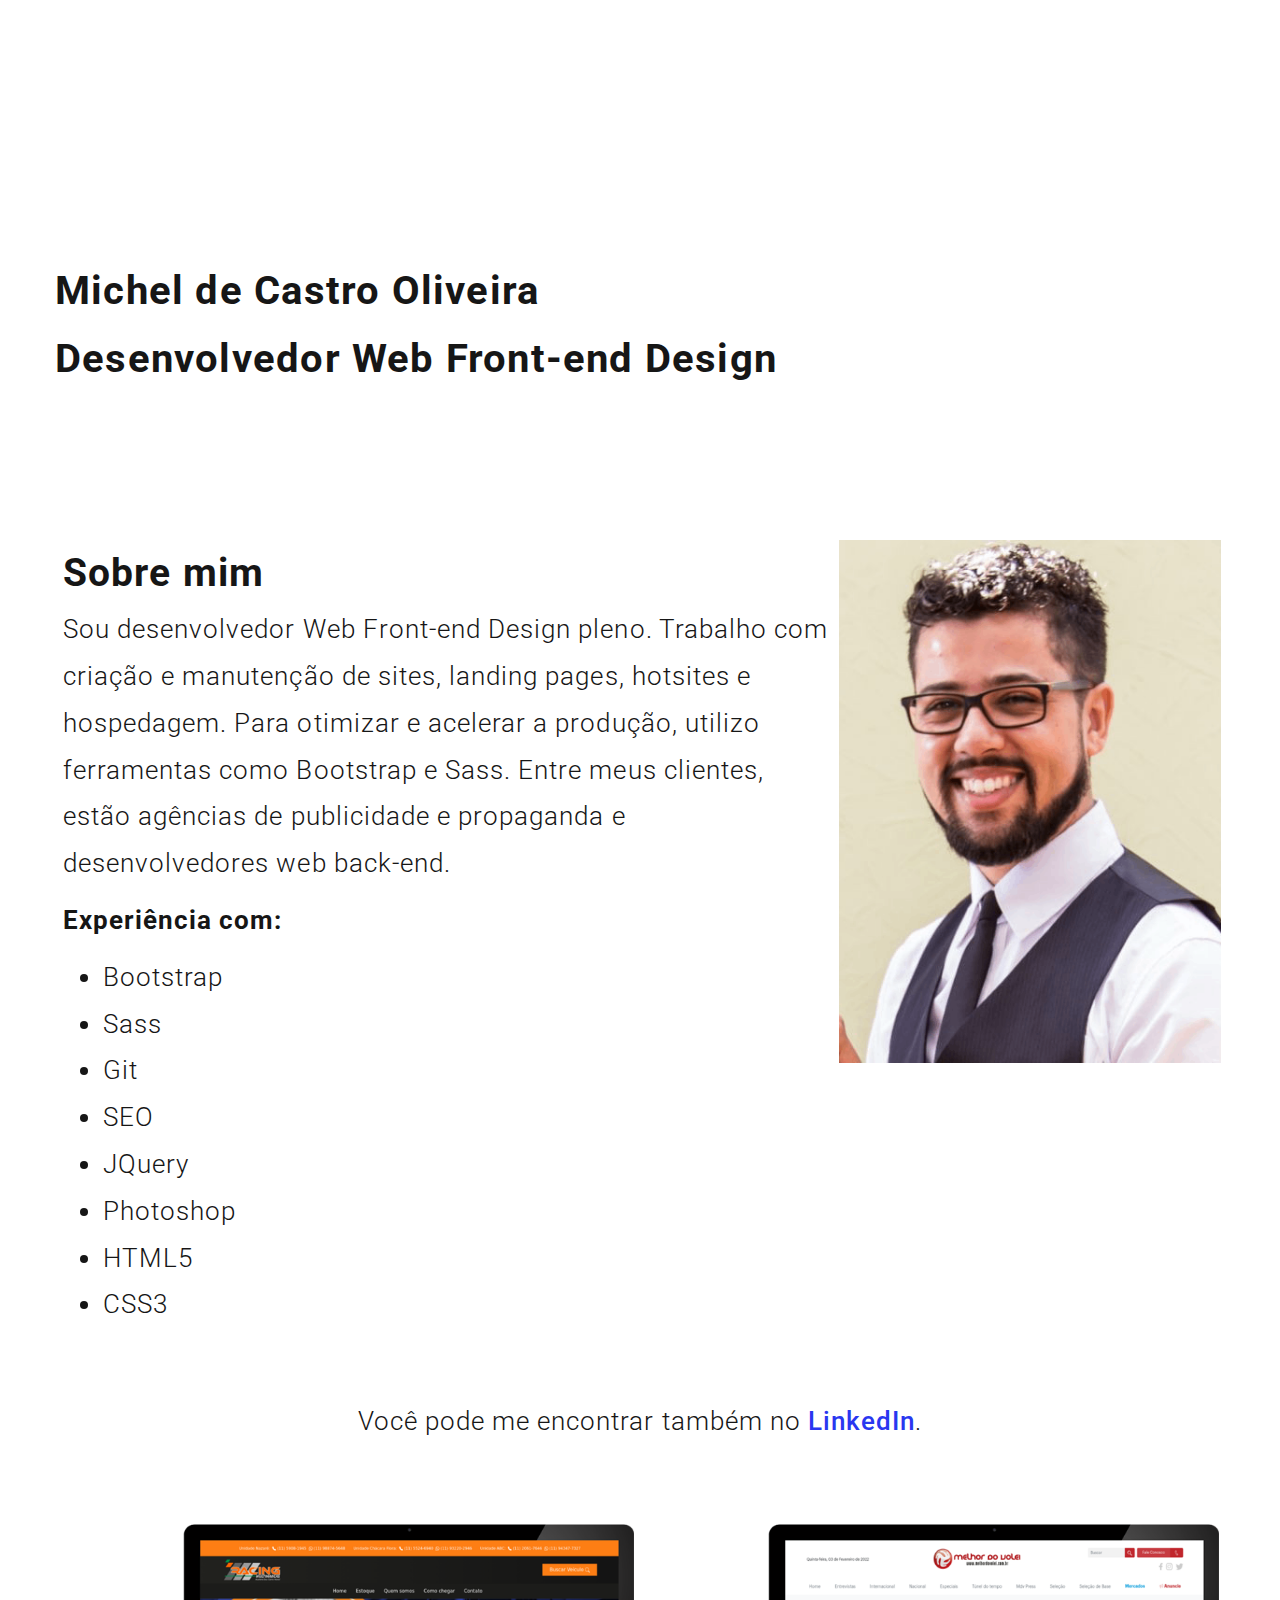
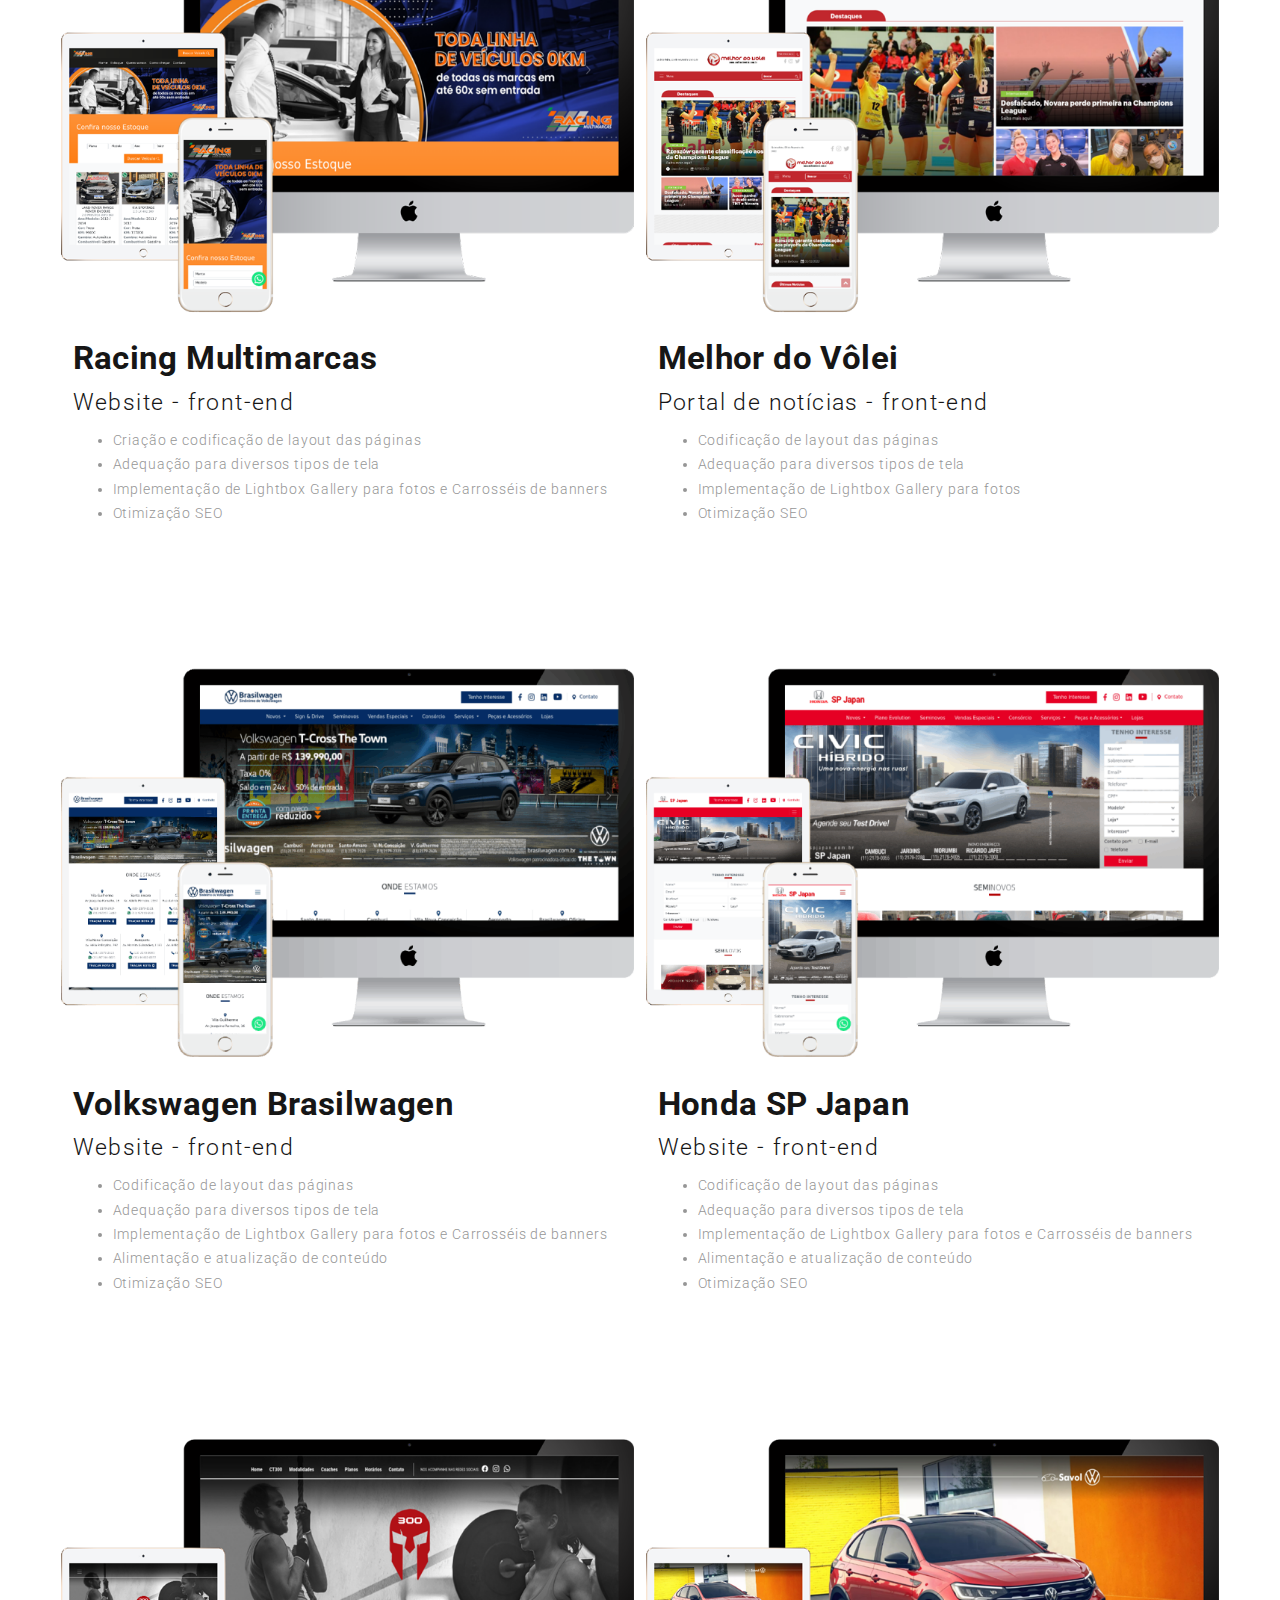
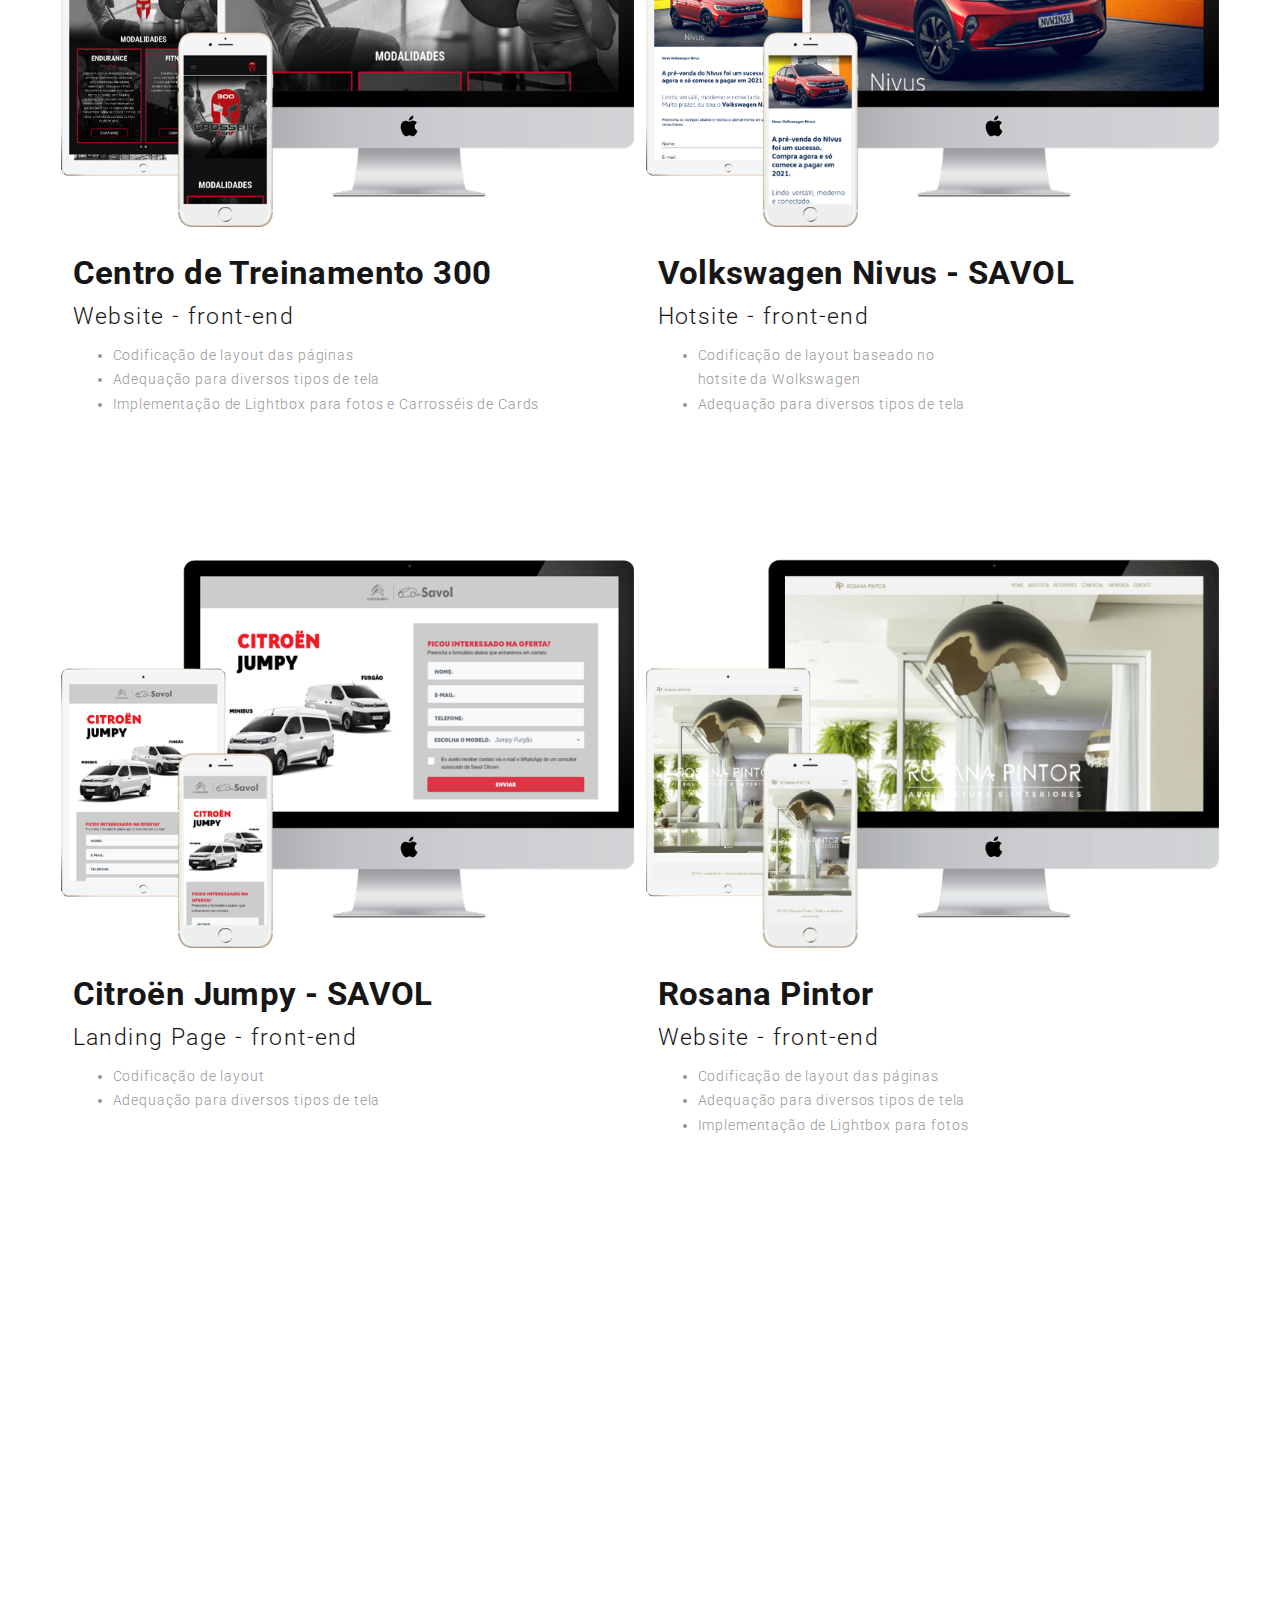
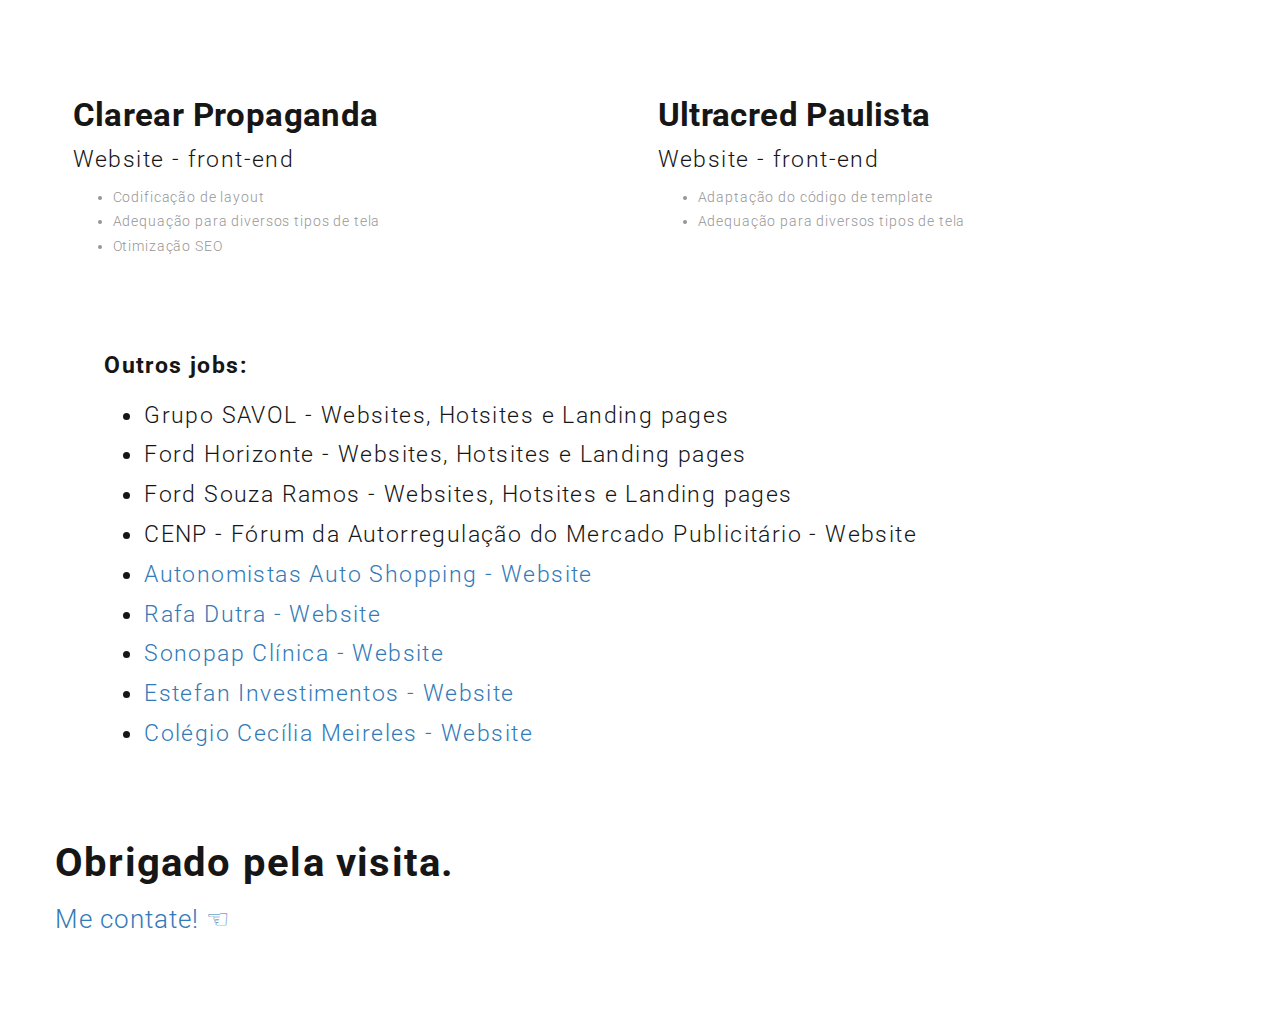
<file: index.html>
<!DOCTYPE html>
<html lang="pt-br">

<head>

    <meta charset="utf-8" />
    <meta name="viewport" content="width=device-width, initial-scale=1">
    <meta name="description" content="Desenvolvedor Web Front-end Design" />

    <link href="css/bootstrap.min.css" rel="stylesheet" type="text/css" />
    <link href="css/style.min.css" rel="stylesheet" type="text/css" />
    <link href="img/favicon.png" rel="shortcut icon" />
    <link href="https://fonts.googleapis.com/css?family=Roboto:300,400,700,900" rel="stylesheet">

    <script src="js/modernizr.js"></script>

    <title>Michel de Castro Oliveira | Desenvolvedor Web Front-end Design</title>

</head>

<body>
    <header>

        <div class="container">
            <div class="row">
                <div class="col-md-12">
                    <div class="hero-bg">
                        <h1 class="fade-anime-top">Michel de Castro Oliveira</h1>
                        <p class="h1 fade-anime-top">Desenvolvedor Web Front-end Design</p>
                        <!-- <h2 class="fade-anime-bottom"></h2> -->
                    </div>
                </div>
            </div>
        </div>
    </header>

    <main>
        <div class="container">
            <div class="row">
                <div class="col-md-6 col-lg-8">
                    <div class="lg-col-bg">
                        <div class="lg-col-ttl2">Sobre mim</div>
                        <div class="lg-col-wrt">
                            <p>Sou desenvolvedor Web Front-end Design pleno. Trabalho com criação e manutenção de
                                sites, landing pages, hotsites e hospedagem. Para otimizar e acelerar a produção,
                                utilizo ferramentas como Bootstrap e Sass. Entre meus clientes, estão agências
                                de publicidade e propaganda e desenvolvedores web back-end.</p>

                            <p><b>Experiência com:</b>
                                <ul>
                                    <li>Bootstrap</li>
                                    <li>Sass</li>
                                    <li>Git</li>
                                    <li>SEO</li>
                                    <li>JQuery</li>
                                    <li>Photoshop</li>
                                    <li>HTML5</li>
                                    <li>CSS3</li>
                                </ul>
                            </p>

                        </div>
                    </div>
                </div>

                <div class="col-md-6 col-lg-4">
                    <div class="lg-col-bg2">
                        <img loading="lazy" src="img/michel-de-castro-oliveira-perfil.png" alt="" class="img-lg-col2 center-block" width="396" height="476">
                    </div>
                </div>

            </div>

            <div class="row">
                <div class="col-md-12">
                    <div class="lg-col-bg">
                        <div class="lg-col-wrt2">
                            Você pode me encontrar também no <a target="_blank" class="soc-lnk" href="https://www.linkedin.com/in/michel-de-castro-oliveira/" rel="external noopener noreferrer">LinkedIn</a>.
                        </div>
                    </div>
                </div>
            </div>

            <div class="row">

                <div class="col-md-6">
                    <div class="prjct-bg">
                        <a target="blank" href="https://racingmultimarcas.com.br" rel="external noopener noreferrer">
                            <img loading="lazy" src="img/portfolio/racing/racing-3-devices-white.png" alt="mockup do Website Clarear Propaganda" class="img-prjct-wrk" width="767" height="546"></a>
                        <div class="prjct-wrt-right-wrk"> </div>
                        <div class="shw-cs2">Racing Multimarcas</div>
                        <div class="shw-cs4">Website - front-end</div>
                        <div class="shw-cs">
                            <ul>
                                <li>Criação e codificação de layout das páginas</li>
                                <li>Adequação para diversos tipos de tela</li>
                                <li>Implementação de Lightbox Gallery para fotos e Carrosséis de banners</li>
                                <li>Otimização SEO</li>
                            </ul>
                        </div>
                    </div>
                </div>

                <div class="col-md-6">
                    <div class="prjct-bg">
                        <a target="blank" href="https://melhordovolei.com.br" rel="external noopener noreferrer"><img loading="lazy" src="img/portfolio/melhordovolei/melhordovolei-3-devices.png" alt="mockup do Website Portal Melhor do Vôlei" class="img-prjct-wrk" width="767" height="546"></a>
                        <div class="prjct-wrt-left-wrk"> </div>
                        <div class="shw-cs2">Melhor do Vôlei</div>
                        <div class="shw-cs4">Portal de notícias - front-end</div>
                        <div class="shw-cs">
                            <ul>
                                <li>Codificação de layout das páginas</li>
                                <li>Adequação para diversos tipos de tela</li>
                                <li>Implementação de Lightbox Gallery para fotos</li>
                                <li>Otimização SEO</li>
                            </ul>
                        </div>
                    </div>
                </div>
                <div class="col-md-6">
                    <div class="prjct-bg">
                        <img loading="lazy" src="img/portfolio/HBW/brasilwagen-3-devices-white.png" alt="mockup do Website Honda SP Japan" class="img-prjct-wrk" width="767" height="546">
                        <div class="prjct-wrt-left-wrk"> </div>
                        <div class="shw-cs2">Volkswagen Brasilwagen</div>
                        <div class="shw-cs4">Website - front-end</div>
                        <div class="shw-cs">
                            <ul>
                                <li>Codificação de layout das páginas</li>
                                <li>Adequação para diversos tipos de tela</li>
                                <li>Implementação de Lightbox Gallery para fotos e Carrosséis de banners</li>
                                <li>Alimentação e atualização de conteúdo</li>
                                <li>Otimização SEO</li>
                            </ul>
                        </div>
                    </div>
                </div>
                <div class="col-md-6">
                    <div class="prjct-bg">
                        <img loading="lazy" src="img/portfolio/HBW/spjapan-3-devices-white.png" alt="mockup do Website Honda SP Japan" class="img-prjct-wrk" width="767" height="546">
                        <div class="prjct-wrt-left-wrk"> </div>
                        <div class="shw-cs2">Honda SP Japan</div>
                        <div class="shw-cs4">Website - front-end</div>
                        <div class="shw-cs">
                            <ul>
                                <li>Codificação de layout das páginas</li>
                                <li>Adequação para diversos tipos de tela</li>
                                <li>Implementação de Lightbox Gallery para fotos e Carrosséis de banners</li>
                                <li>Alimentação e atualização de conteúdo</li>
                                <li>Otimização SEO</li>
                            </ul>
                        </div>
                    </div>
                </div>

                <div class="col-md-6">
                    <div class="prjct-bg">
                        <a target="blank" href="http://ct300.com.br/" rel="external noopener noreferrer"><img loading="lazy" src="img/portfolio/ct300/ct300-3-devices-white.png" alt="mockup do Website " class="img-prjct-wrk" width="767" height="546"></a>
                        <div class="prjct-wrt-left-wrk"> </div>
                        <div class="shw-cs2">Centro de Treinamento 300</div>
                        <div class="shw-cs4">Website - front-end</div>
                        <div class="shw-cs">
                            <ul>
                                <li>Codificação de layout das páginas</li>
                                <li>Adequação para diversos tipos de tela</li>
                                <li>Implementação de Lightbox para fotos e Carrosséis de Cards</li>
                            </ul>
                        </div>
                    </div>
                </div>

                <div class="col-md-6">
                    <div class="prjct-bg">
                        <a target="blank" href="./jobs/nivus" rel="external noopener noreferrer"><img loading="lazy" src="img/portfolio/savol/nivus/hotsite-nivus-3-devices.png" alt="mockup do Website Honda SP Japan" class="img-prjct-wrk" width="767" height="546"></a>
                        <div class="prjct-wrt-left-wrk"> </div>
                        <div class="shw-cs2">Volkswagen Nivus - SAVOL</div>
                        <div class="shw-cs4">Hotsite - front-end</div>
                        <div class="shw-cs">
                            <ul>
                                <li>Codificação de layout baseado no <br>hotsite da Wolkswagen</li>
                                <li>Adequação para diversos tipos de tela</li>
                            </ul>
                        </div>
                    </div>
                </div>

                <div class="col-md-6">
                    <div class="prjct-bg">
                        <a target="blank" href="./jobs/citroen" rel="external noopener noreferrer"><img loading="lazy" src="img/portfolio/savol/citroen/citroen-jumpy-3-devices.png" alt="mockup do Website Honda SP Japan" class="img-prjct-wrk" width="767" height="546"></a>
                        <div class="prjct-wrt-left-wrk"> </div>
                        <div class="shw-cs2">Citroën Jumpy - SAVOL</div>
                        <div class="shw-cs4">Landing Page - front-end</div>
                        <div class="shw-cs">
                            <ul>
                                <li>Codificação de layout</li>
                                <li>Adequação para diversos tipos de tela</li>
                            </ul>
                        </div>
                    </div>
                </div>

                <div class="col-md-6">
                    <div class="prjct-bg">
                        <a target="blank" href="http://rosanapintor.com.br" rel="external noopener noreferrer">
                            <img loading="lazy" src="img/portfolio/rosana-pintor/rosana-pintor-3-devices-white.png" alt="mockup do Website Clarear Propaganda" class="img-prjct-wrk" width="767" height="546"></a>
                        <div class="prjct-wrt-right-wrk"> </div>
                        <div class="shw-cs2">Rosana Pintor</div>
                        <div class="shw-cs4">Website - front-end</div>
                        <div class="shw-cs">
                            <ul>
                                <li>Codificação de layout das páginas</li>
                                <li>Adequação para diversos tipos de tela</li>
                                <li>Implementação de Lightbox para fotos</li>
                            </ul>
                        </div>
                    </div>
                </div>

                <div class="col-md-6">
                    <div class="prjct-bg">
                        <a target="blank" href="https://clarearpropaganda.com.br" rel="external noopener noreferrer">
                            <img loading="lazy" src="img/portfolio/clarear/clarearpropaganda-3-devices-white.png" alt="mockup do Website Clarear Propaganda" class="img-prjct-wrk" width="767" height="546"></a>
                        <div class="prjct-wrt-right-wrk"> </div>
                        <div class="shw-cs2">Clarear Propaganda</div>
                        <div class="shw-cs4">Website - front-end</div>
                        <div class="shw-cs">
                            <ul>
                                <li>Codificação de layout</li>
                                <li>Adequação para diversos tipos de tela</li>
                                <li>Otimização SEO</li>
                            </ul>
                        </div>
                    </div>
                </div>

                <div class="col-md-6">
                    <div class="prjct-bg">
                        <a target="blank" href="http://www.ultracredpaulista.net.br" rel="external noopener noreferrer">
                            <img loading="lazy" src="img/portfolio/ultracred/ultracred-3-devices-white.png" alt="mockup do Website Ultracred Paulista" class="img-prjct-wrk" width="767" height="546"></a>
                        <div class="prjct-wrt-left-wrk"> </div>
                        <div class="shw-cs2">Ultracred Paulista</div>
                        <div class="shw-cs4">Website - front-end</div>
                        <div class="shw-cs">
                            <ul>
                                <li>Adaptação do código de template</li>
                                <li>Adequação para diversos tipos de tela</li>
                            </ul>
                        </div>
                    </div>
                </div>
            </div>


            <div class="shw-cs4">
                <p><b>Outros jobs:</b>
                    <ul>
                        <li>Grupo SAVOL - Websites, Hotsites e Landing pages</li>
                        <li>Ford Horizonte - Websites, Hotsites e Landing pages</li>
                        <li>Ford Souza Ramos - Websites, Hotsites e Landing pages</li>
                        <li>CENP - Fórum da Autorregulação do Mercado Publicitário - Website</li>
                        <li><a href="https://autonomistasautoshopping.com.br" target="_blank" rel="noopener noreferrer">Autonomistas Auto Shopping -
                                Website</a></li>
                        <li><a href="https://rafadutra.com.br" target="_blank" rel="noopener noreferrer">Rafa Dutra -
                                Website</a></li>
                        <li><a href="https://sonopap.com.br" target="_blank" rel="noopener noreferrer">Sonopap Clínica -
                                Website</a></li>
                        <li><a href="https://estefaninvestimentos.com.br" target="_blank" rel="noopener noreferrer">Estefan
                                Investimentos - Website</a></li>
                        <li><a href="https://cmeireles.com.br" target="_blank" rel="noopener noreferrer">Colégio Cecília
                                Meireles - Website</a></li>

                    </ul>
                </p>
            </div>

        </div>
    </main>

    <footer>
        <div class="container footer-bg">
            <div class="row">
                <div class="col-md-5">
                    <p class="h1">Obrigado pela visita.</p>
                    <p class="ftr-lnk"><a href="mailto:micheldecastro.web@gmail.com">
                            Me contate! &#9756;
                        </a></p>
                </div>

            </div>
        </div>
    </footer>

    <script src="js/jquery-2.1.1.js"></script>
    <script src="js/main.js"></script>
    <script src="js/bootstrap.min.js"></script>

</body>

</html>
</file>
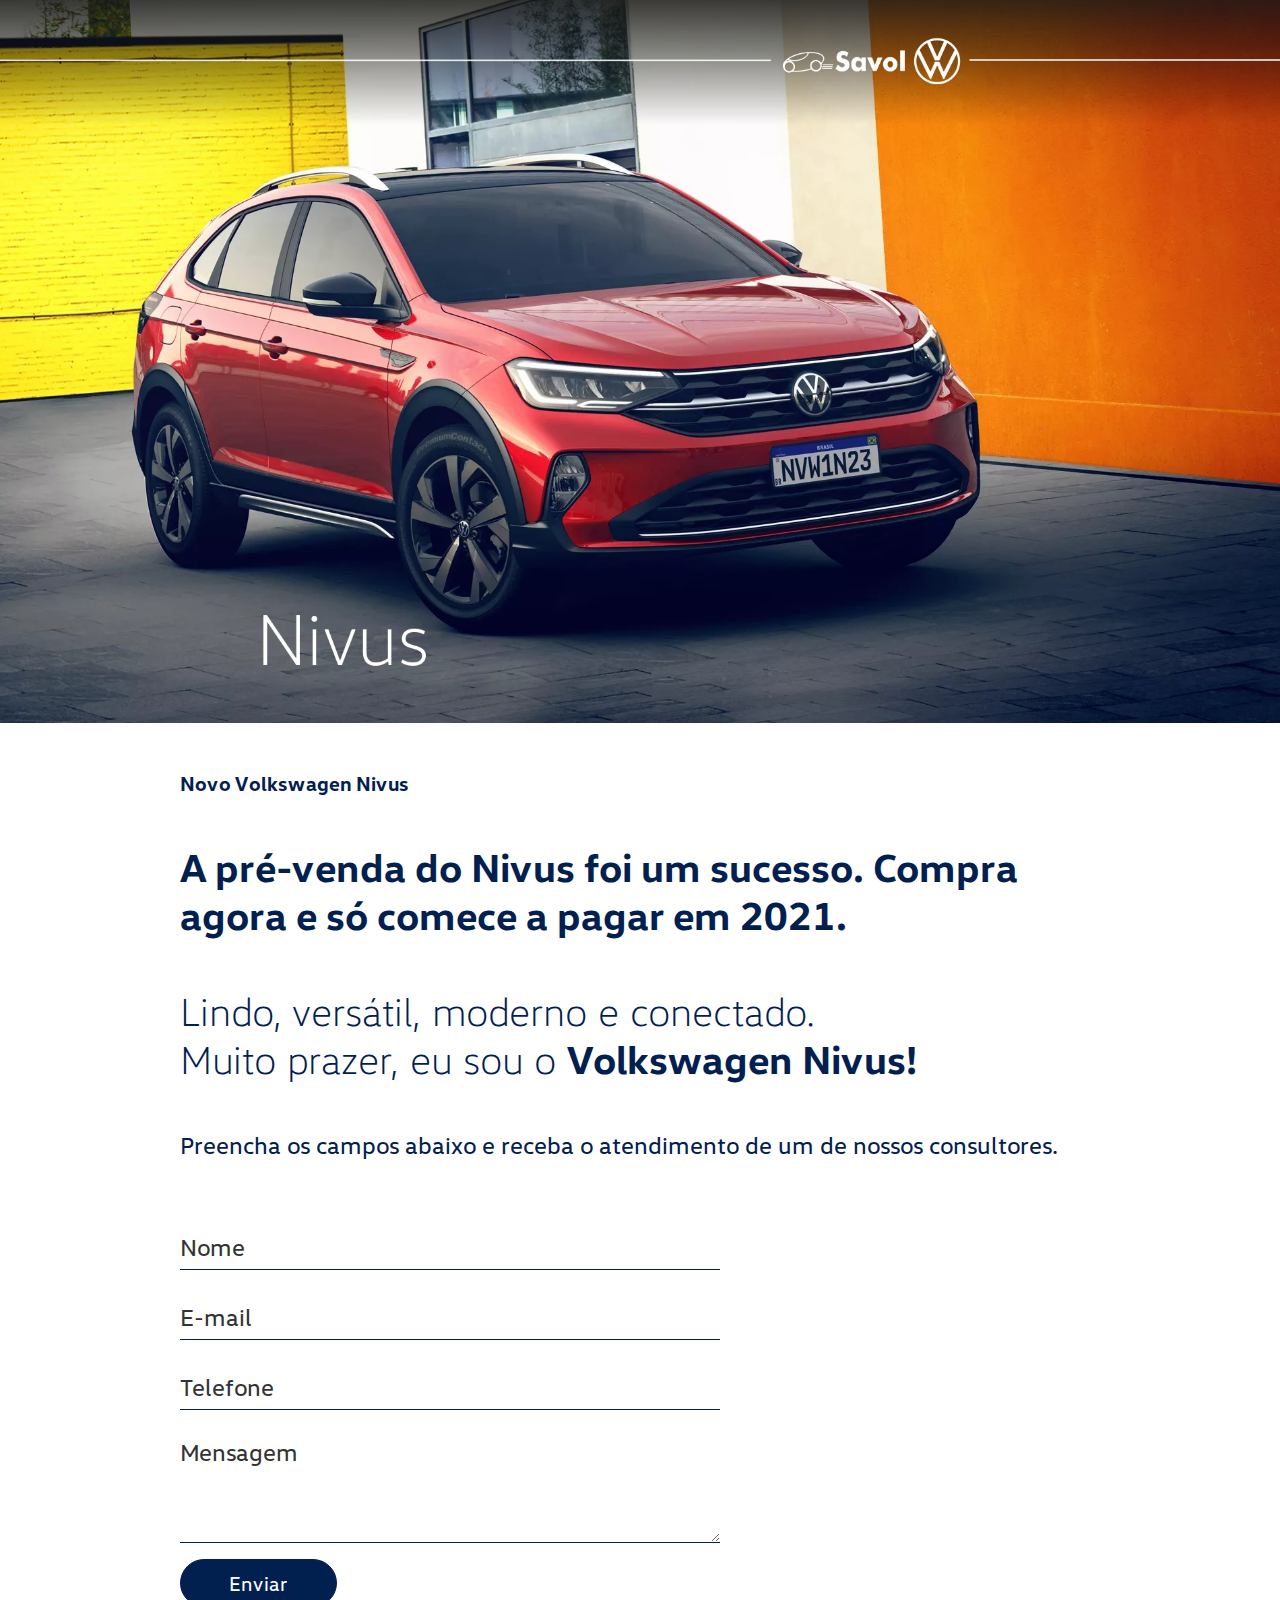
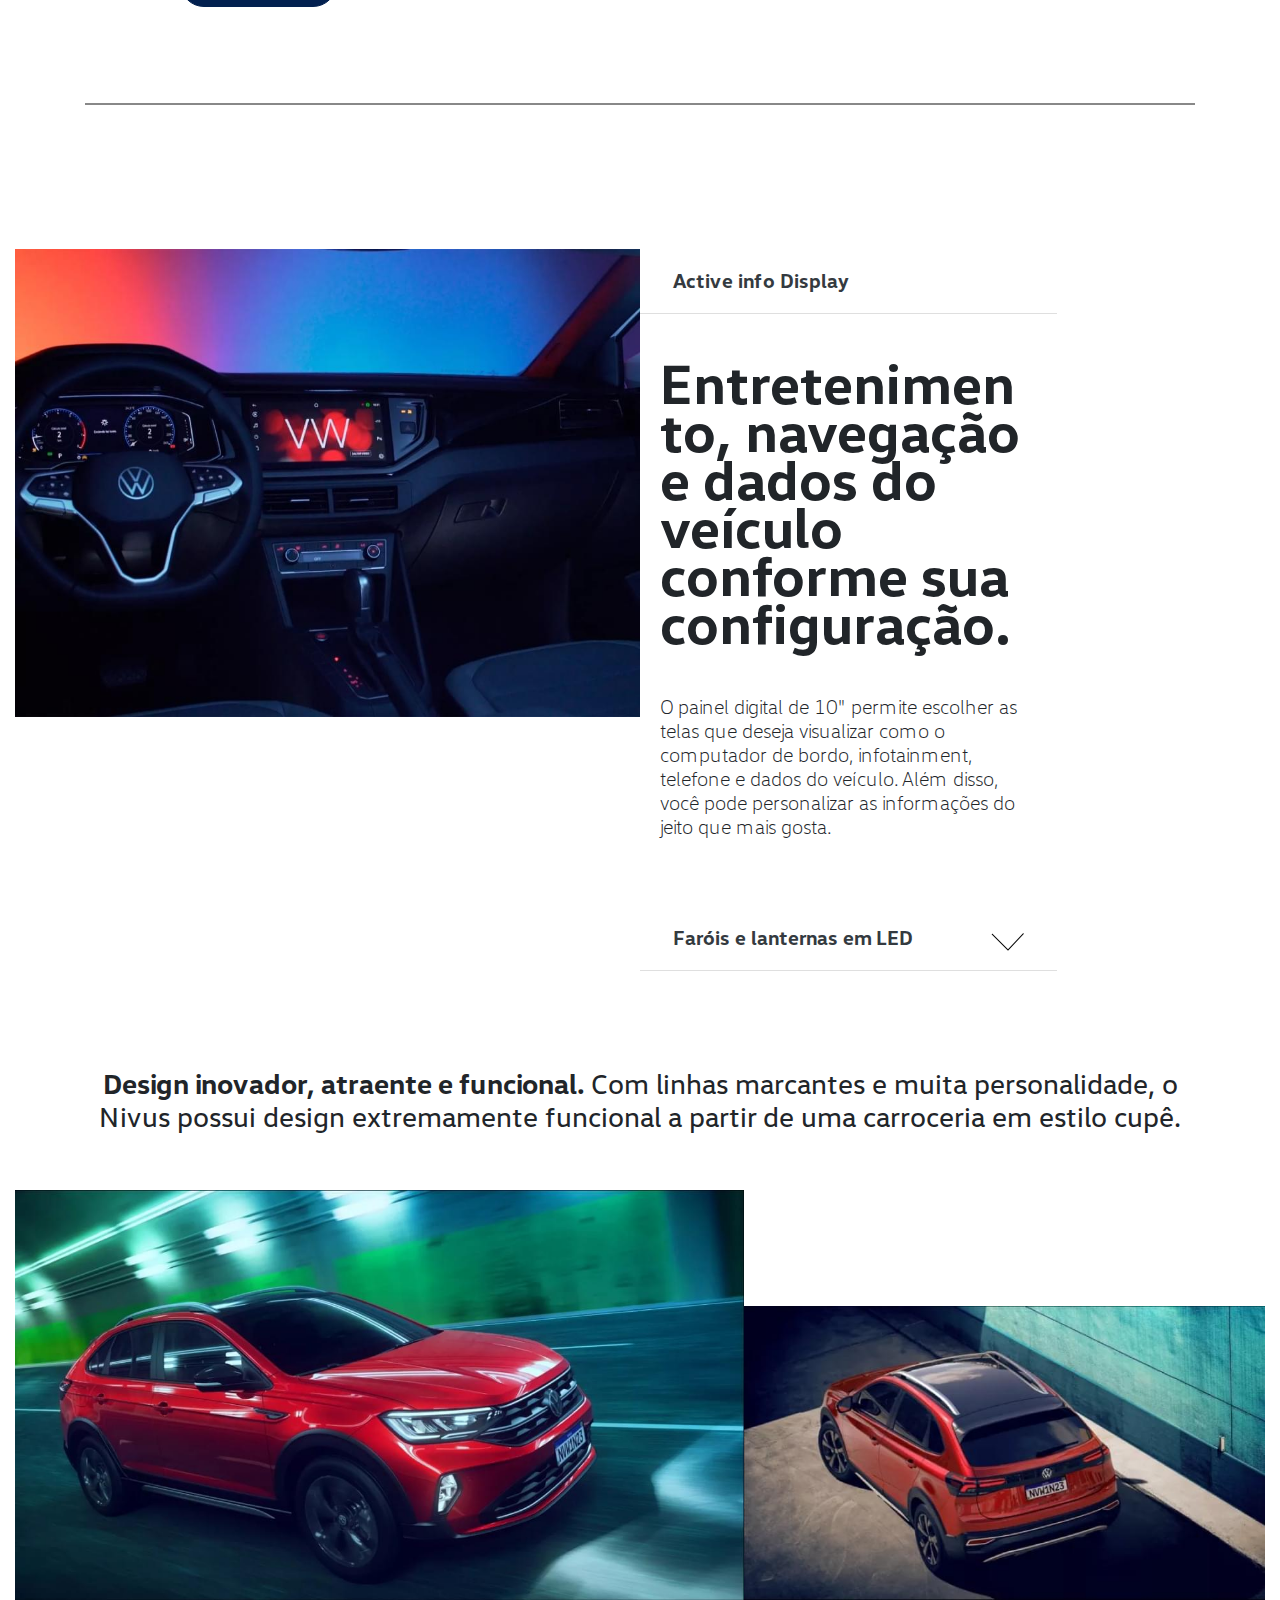
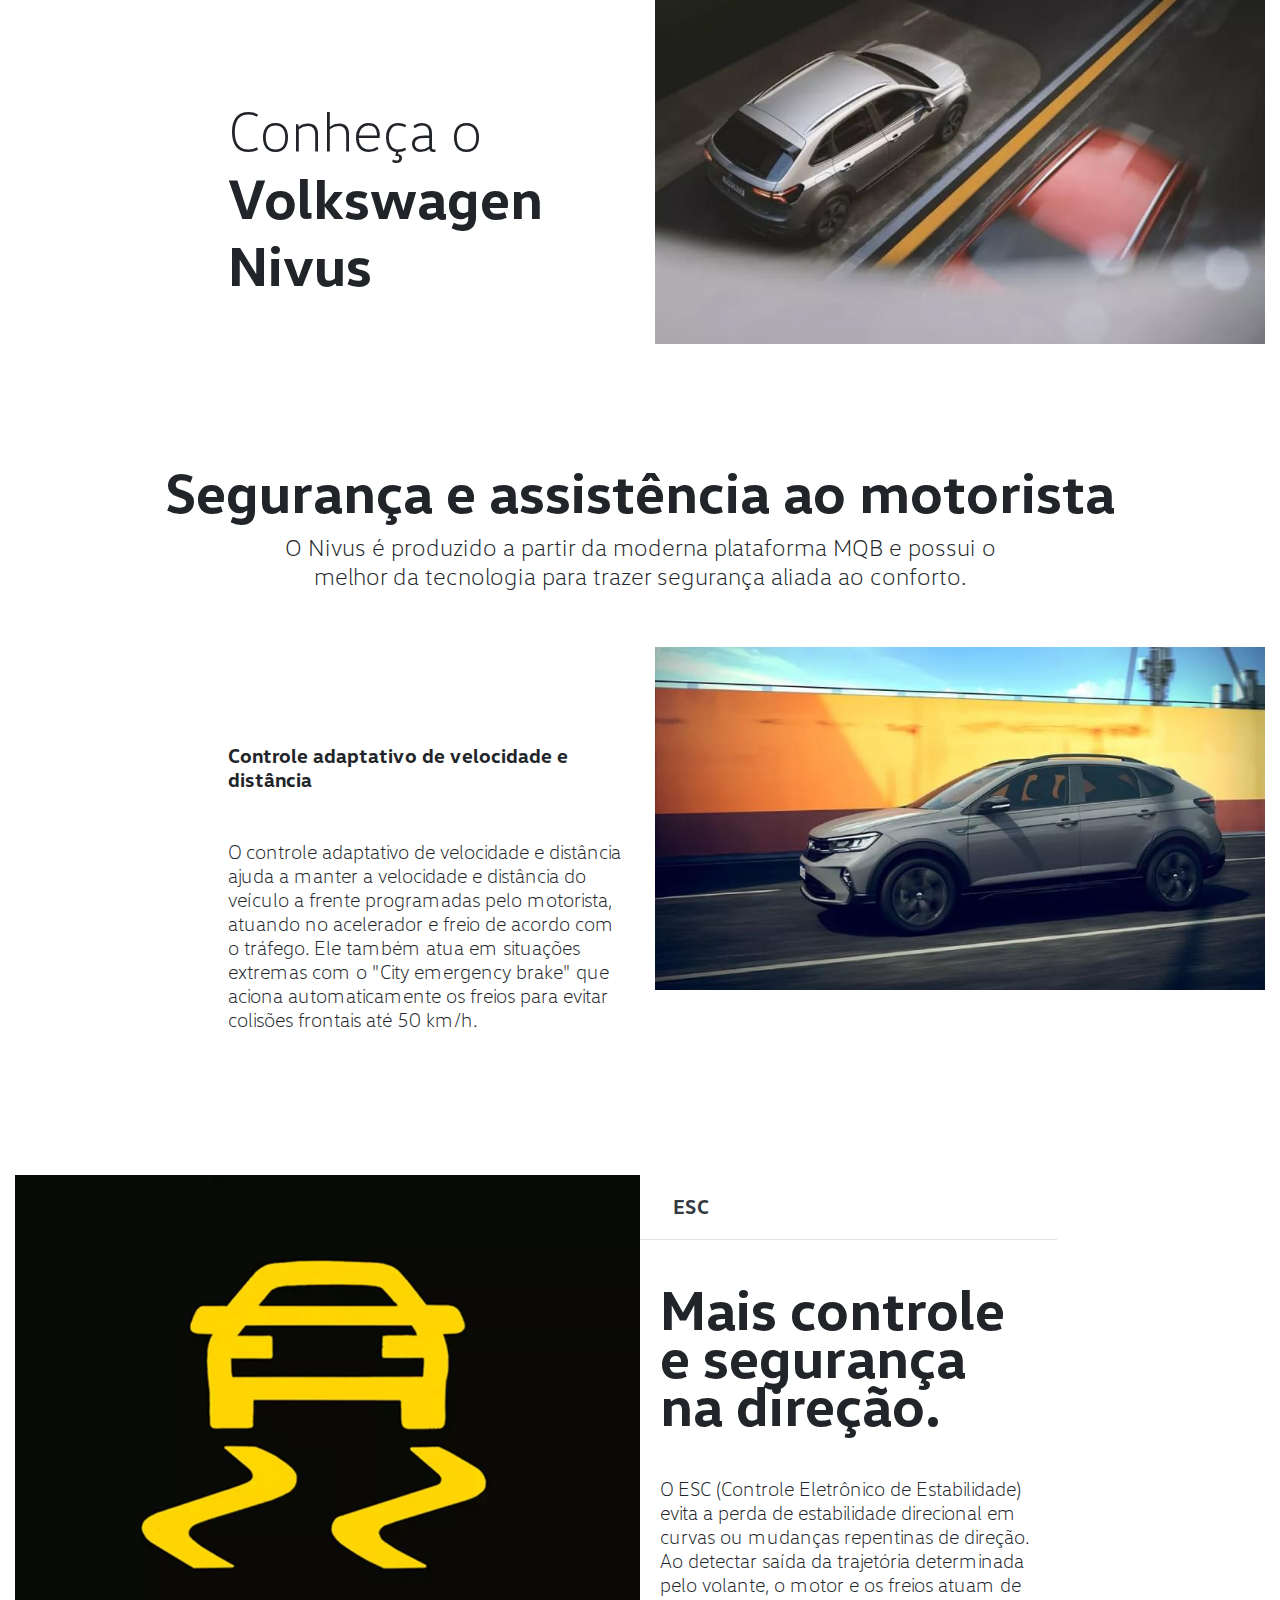
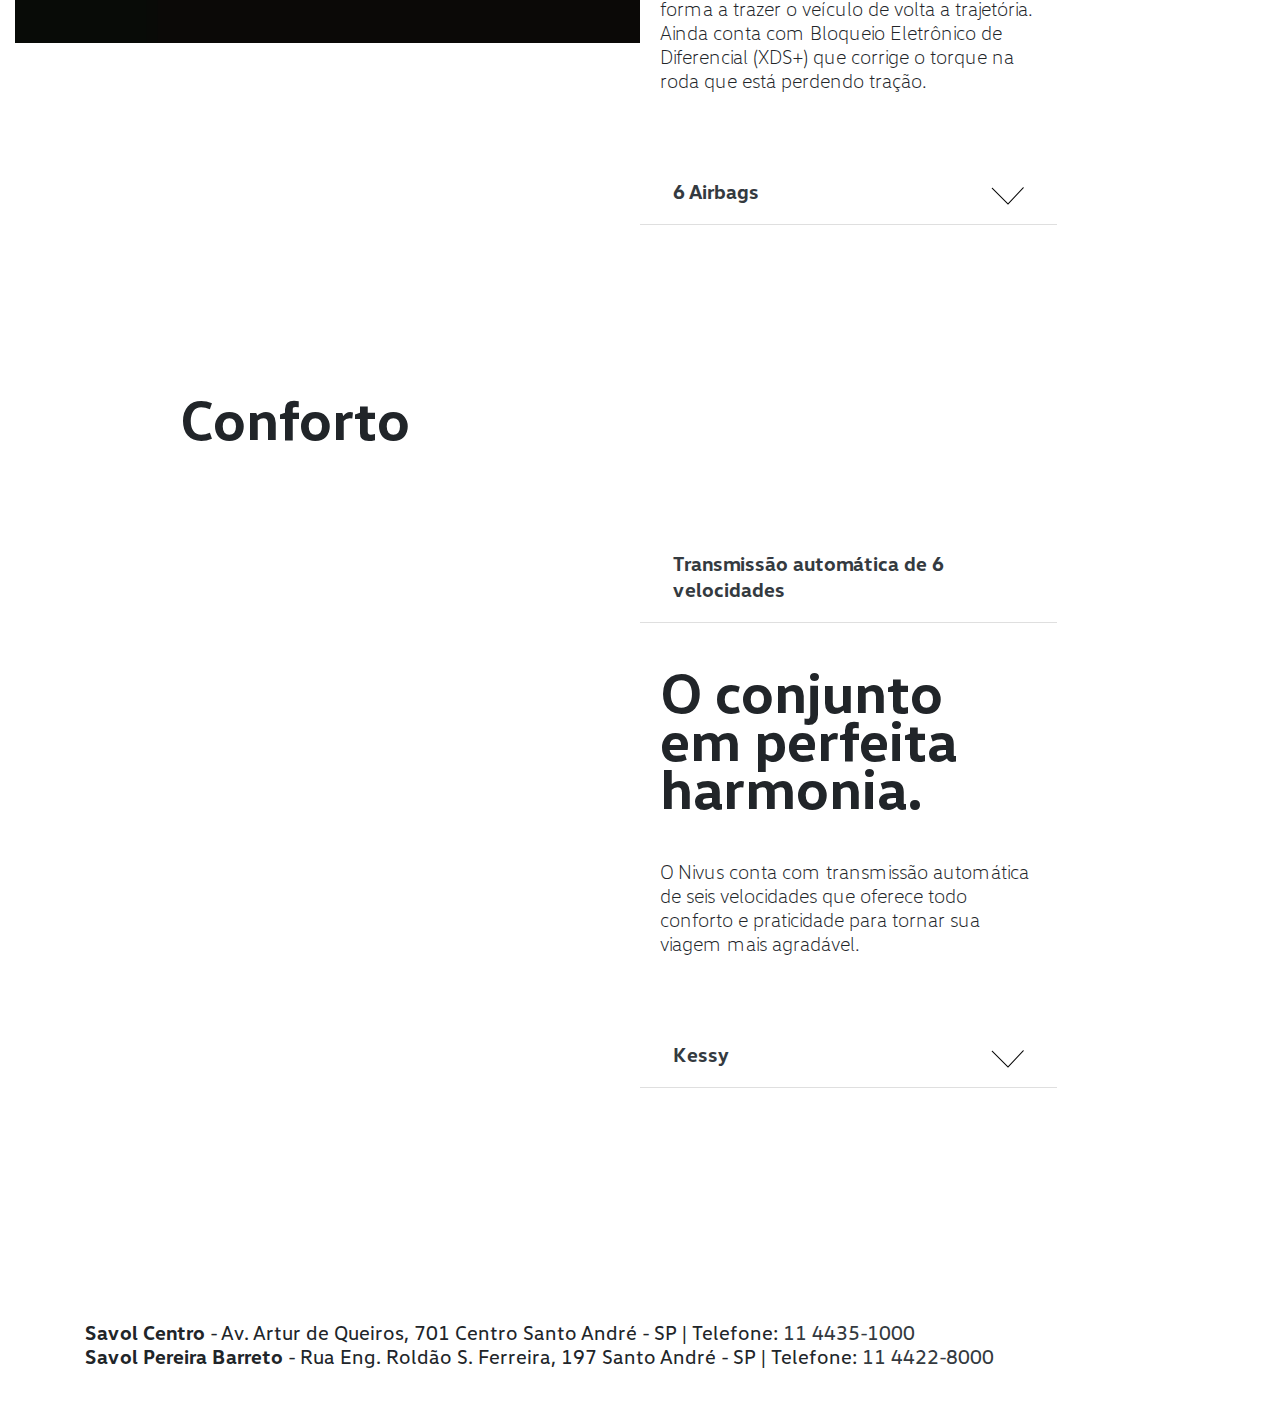
<file: jobs/nivus/index.html>
<!doctype html>
<html lang="pt-br">

<head>
  <title>Volkswagen NIVUS | SAVOL</title>

  <meta charset="utf-8">
  <meta name="viewport" content="width=device-width, initial-scale=1, shrink-to-fit=no">
  <meta name="description"
    content="Lindo, versátil, moderno e conectado. Muito prazer, eu sou o Volkswagen Nivus! Fique por dentro do lançamento surpreendente que a nova Volkswagen está trazendo para você.">
  <meta name="keywords"
    content="nivus, volkswagen nivus, carro barato, lançamento, zero kilômetro, savol nivus, caio castro">
  <link rel="canonical" href="./nivus" />
  <meta name="robots" content="noindex, nofollow, max-snippet:-1,max-image-preview:large,max-video-preview:10">

  <base href="./">

  <meta property="og:description"
    content="Lindo, versátil, moderno e conectado. Muito prazer, eu sou o Volkswagen Nivus! Fique por dentro do lançamento surpreendente que a nova Volkswagen está trazendo para você." />
  <meta property="og:image" content="img/banner_nivus.jpg" />
  <meta property="og:site_name" content="SAVOL" />
  <meta property="og:title" content="Volkswagen NIVUS | SAVOL">
  <meta property="og:locale" content="pt_BR" />
  <meta property="og:type" content="website" />
  <meta property="og:url" content="./nivus" />

  <!-- JSON-LD markup generated by Google Structured Data Markup Helper. -->
  <script type="application/ld+json">
        {
            "@context": "http://schema.org",
            "@type": "Product",
            "name": "Nivus",
            "image": "img/banner_nivus.jpg",
            "description": "Lindo, versátil, moderno e conectado. Muito prazer, eu sou o Volkswagen Nivus! Fique por dentro do lançamento surpreendente que a nova Volkswagen está trazendo para você.",
            "brand": {
                "@type": "Brand",
                "name": "Volkswagen"
            },
            "review": {
                "@type": "Review",
                "author": {
                    "@type": "Person",
                    "name": "Caio Castro"
                }
            }
        }
    </script>

  <link rel="stylesheet" href="https://stackpath.bootstrapcdn.com/bootstrap/4.3.1/css/bootstrap.min.css"
    integrity="sha384-ggOyR0iXCbMQv3Xipma34MD+dH/1fQ784/j6cY/iJTQUOhcWr7x9JvoRxT2MZw1T" crossorigin="anonymous">

  <style>
    @font-face {
      font-family: 'VW Head';
      src: url('fonts/VWHead/light/VWHead-Light.woff2') format('woff2'),
        url('fonts/VWHead/light/VWHead-Light.woff') format('woff'),
        url('fonts/VWHead/light/VWHead-Light.ttf') format('truetype');
      font-weight: 300;
      font-style: normal;
      font-display: swap;
    }

    @font-face {
      font-family: 'VW Head';
      src: url('fonts/VWHead/regular/VWHead-Regular.woff2') format('woff2'),
        url('fonts/VWHead/regular/VWHead-Regular.woff') format('woff'),
        url('fonts/VWHead/regular/VWHead-Regular.ttf') format('truetype');
      font-weight: normal;
      font-style: normal;
      font-display: swap;
    }

    @font-face {
      font-family: 'VW Head';
      src: url('fonts/VWHead/bold/VWHead-Bold.woff2') format('woff2'),
        url('fonts/VWHead/bold/VWHead-Bold.woff') format('woff'),
        url('fonts/VWHead/bold/VWHead-Bold.ttf') format('truetype');
      font-weight: bold;
      font-style: normal;
      font-display: swap;
    }

    body {
      font-family: "VW Head", Helvetica Neue, Helvetica, sans-serif;
    }

    #formulario {
      color: #02204F
    }

    #formulario form input,
    #formulario form textarea {
      border: 0;
      border-radius: 0;
      border-bottom: 1px solid #02204F;
      font-size: x-large;
    }

    #formulario form [type=submit] {
      background-color: #02204F;
      border-color: #02204F;
    }

    #formulario form ::-webkit-input-placeholder {
      color: #333
    }

    #formulario form input:-moz-placeholder {
      color: #333
    }

    #formulario form .textarea ::-webkit-input-placeholder {
      color: #333
    }

    #formulario form .textarea textarea:-moz-placeholder {
      color: #333
    }

    #formulario hr {
      border-top: 2px solid #888
    }

    @media(min-width: 1200px) {
      .accordion h2 {
        line-height: 3rem
      }
    }

    .accordion h2 button img {
      display: none
    }

    .accordion h2 button.collapsed img {
      display: block
    }

    @media(max-width: 1199px) {
      .display-4 {
        font-size: 2rem;
        line-height: 2rem
      }

      .h1 {
        font-size: 2rem
      }

      .h4 {
        font-size: 1.3rem
      }

      .h5 {
        font-size: 1.1rem;
      }
    }
  </style>
</head>

<body>

  <img loading="lazy" class="img-fluid w-100 d-sm-none" src="img/banner_nivus_mobile.jpg" alt="">
  <img loading="lazy" class="img-fluid w-100 d-none d-sm-block" src="img/banner_nivus.jpg" alt="">

  <section id="formulario">
    <div class="container">
      <div class="row">
        <div class="col-xl-10 mx-auto">
          <h1 class="h5 font-weight-bold my-5">Novo Volkswagen Nivus</h1>

          <h2 class="sr-only">Formulário</h2>
          <p class="h1 font-weight-bold my-5">A pré-venda do Nivus foi um sucesso. Compra agora e só comece a pagar em
            2021.</p>
          <p class="h1 font-weight-bold my-5"><span class="font-weight-light">Lindo, versátil, moderno e conectado.
              <br>Muito prazer, eu sou o </span><span class="font-weight-bold">Volkswagen Nivus!</span></p>
          <p class="h4">Preencha os campos abaixo e receba o atendimento de um de nossos consultores.</p>

        </div>
      </div>

      <div class="row">
        <div class="offset-lg-1 col-lg-6 py-5">
          <form action="#" method="post">

            <input type="hidden" name="pog">
            <input type="hidden" name="marca" value="volkswagen">
            <input type="hidden" name="veiculo" value="Nivus">


            <div class="form-group">
              <label class="sr-only" for="nome">Nome</label>
              <input type="text" name="nome" id="nome" class="form-control form-control-lg pl-0 pb-0"
                placeholder="Nome">
            </div>
            <div class="form-group">
              <label class="sr-only" for="email">E-mail</label>
              <input type="email" name="email" id="email" class="form-control form-control-lg pl-0 pb-0"
                placeholder="E-mail">
            </div>
            <div class="form-group">
              <label class="sr-only" for="tel">Telefone</label>
              <input type="tel" name="telefone" id="tel" class="form-control form-control-lg pl-0 pb-0"
                placeholder="Telefone">
            </div>
            <div class="form-group">
              <label class="sr-only" for="msg">Mensagem</label>
              <textarea class="form-control form-control-lg pl-0 pb-0" name="mensagem" id="msg" rows="3"
                placeholder="Mensagem"></textarea>
            </div>

            <button type="submit" class="btn btn-primary btn-lg rounded-pill px-5">Enviar</button>

          </form>
        </div>
      </div>
      <hr class="my-5">
    </div>
  </section>

  <main>

    <div class="container-fluid py-4 py-xl-5">

      <div class="accordion my-4 my-xl-5" id="accordionUm">
        <div class="row no-gutters">

          <div class="col-lg-7 col-xl-6">
            <div id="TabUmA" class="tabcontent-um">
              <img loading="lazy" src="img/tabs/tab_1a.jpg" alt="" class="img-fluid">
            </div>

            <div id="TabUmB" class="tabcontent-um" style="display:none">
              <img loading="lazy" src="img/tabs/tab_1b.jpg" alt="" class="img-fluid">
            </div>
          </div>

          <div class="col-lg-5 col-xl-4">

            <div class="card border-0">
              <div class="card-header bg-transparent" id="headingUmA">
                <h2 class="mb-0">
                  <button class="btn btn-link btn-block text-left tablinks text-decoration-none"
                    onclick="openTabUmA(event, 'TabUmA')" type="button" data-toggle="collapse"
                    data-target="#collapseUmA" aria-expanded="true" aria-controls="collapseUmA">
                    <span class="h5 text-dark"><strong>Active info Display</strong><img loading="lazy"
                        class="float-right pt-2" src="img/tabs/seta_down.svg" alt=""></span>
                  </button>
                </h2>
              </div>

              <div id="collapseUmA" class="collapse show" aria-labelledby="headingUmA" data-parent="#accordionUm">
                <div class="card-body">

                  <h2 class="display-4 font-weight-bold my-xl-4">Entretenimento, navegação e dados do veículo conforme
                    sua configuração.</h2>
                  <p class="h5 font-weight-light my-xl-5">O painel digital de 10" permite escolher as telas que deseja
                    visualizar como o computador de bordo, infotainment, telefone e dados do veículo. Além disso, você
                    pode personalizar as informações do jeito que mais gosta.</p>

                </div>
              </div>
            </div>

            <div class="card border-0">
              <div class="card-header bg-transparent" id="headingUmB">
                <h2 class="mb-0">
                  <button class="btn btn-link btn-block text-left tablinks text-decoration-none collapsed"
                    onclick="openTabUmB(event, 'TabUmB')" type="button" data-toggle="collapse"
                    data-target="#collapseUmB" aria-expanded="false" aria-controls="collapseUmB">
                    <span class="h5 text-dark"><strong>Faróis e lanternas em LED</strong><img loading="lazy"
                        class="float-right pt-2" src="img/tabs/seta_down.svg" alt=""></span>
                  </button>
                </h2>
              </div>
              <div id="collapseUmB" class="collapse" aria-labelledby="headingUmB" data-parent="#accordionUm">
                <div class="card-body">
                  <h2 class="display-4 font-weight-bold my-xl-4">Iluminação eficiente com um design exclusivo.</h2>
                  <p class="h5 font-weight-light my-xl-5">Os projetores de LED proporcionam melhor iluminação a frente e
                    contam com a luz de condução diurna que auxilia a visualização durante o dia além de ser um toque
                    visual marcante.</p>
                  <p class="h5 font-weight-light my-xl-5">Na parte traseira, as lanternas em LED são interligadas por
                    uma faixa preto brilhante e proporcionam uma assinatura moderma e inconfundível.</p>
                </div>
              </div>
            </div>


          </div>

        </div>
      </div>
    </div>

    <div class="container">
      <p class="h3 text-center"><strong>Design inovador, atraente e funcional.</strong> Com linhas marcantes e muita
        personalidade, o Nivus possui design extremamente funcional a partir de uma carroceria em estilo cupê.</p>
    </div>

    <div class="container-fluid py-4 py-xl-5">
      <div class="row no-gutters">
        <div class="col-md-6 col-lg-7">
          <img loading="lazy" src="img/banner_2.jpg" alt="" class="img-fluid w-100">
        </div>
        <div class="col-md-6 col-lg-5 align-self-end">
          <img loading="lazy" src="img/banner_3.jpg" alt="" class="img-fluid w-100">
        </div>
      </div>

      <div class="row">
        <div class="offset-xl-2 col-md-5 col-xl-4 py-4 py-xl-5">
          <p class="display-4 pt-4 pt-xl-5">Conheça o <strong class="font-weight-bold">Volkswagen Nivus</strong></p>
        </div>
        <div class="col-md-7 col-xl-6">
          <img loading="lazy" src="img/banner_4.jpg" alt="" class="img-fluid">
        </div>
      </div>
    </div>

    <div class="container pt-5">
      <h2 class="display-4 font-weight-bold text-center">Segurança e assistência ao motorista</h2>
      <div class="row">
        <div class="col-md-8 mx-auto">
          <p class="h4 font-weight-light text-center">O Nivus é produzido a partir da moderna plataforma MQB e possui o
            melhor da tecnologia para trazer segurança aliada ao conforto.</p>
        </div>
      </div>
    </div>

    <div class="container-fluid pt-5">

      <div class="row">
        <div class="offset-lg-1 offset-xl-2 col-md-6 col-lg-5 col-xl-4 py-xl-5">
          <h2 class="h5 font-weight-bold mt-xl-5">Controle adaptativo de velocidade e distância</h2>
          <p class="h5 font-weight-light my-3 my-xl-5">O controle adaptativo de velocidade e distância ajuda a manter a
            velocidade e distância do veículo a frente programadas pelo motorista, atuando no acelerador e freio de
            acordo com o tráfego. Ele também atua em situações extremas com o "City emergency brake" que aciona
            automaticamente os freios para evitar colisões frontais até 50 km/h.
          <p>
        </div>
        <div class="col-md-6">
          <img loading="lazy" src="img/banner_5.jpg" alt="" class="img-fluid">
        </div>
      </div>

    </div>

    <div class="container-fluid">

      <div class="accordion my-4 my-xl-5" id="accordionDois">
        <div class="row no-gutters">

          <div class="col-lg-7 col-xl-6">
            <div id="TabDoisA" class="tabcontent-dois">
              <img loading="lazy" src="img/tabs/tab_2a.jpg" alt="" class="img-fluid">
            </div>

            <div id="TabDoisB" class="tabcontent-dois" style="display:none">
              <img loading="lazy" src="img/tabs/tab_2b.jpg" alt="" class="img-fluid">
            </div>
          </div>

          <div class="col-lg-5 col-xl-4">

            <div class="card border-0">
              <div class="card-header bg-transparent" id="headingDoisA">
                <h2 class="mb-0">
                  <button class="btn btn-link btn-block text-left tablinks text-decoration-none"
                    onclick="openTabDoisA(event, 'TabDoisA')" type="button" data-toggle="collapse"
                    data-target="#collapseDoisA" aria-expanded="true" aria-controls="collapseDoisA">
                    <span class="h5 text-dark"><strong>ESC</strong><img loading="lazy" class="float-right pt-2"
                        src="img/tabs/seta_down.svg" alt=""></span>
                  </button>
                </h2>
              </div>

              <div id="collapseDoisA" class="collapse show" aria-labelledby="headingDoisA" data-parent="#accordionDois">
                <div class="card-body">

                  <h2 class="display-4 font-weight-bold my-xl-4">Mais controle e segurança na direção.</h2>
                  <p class="h5 font-weight-light my-3 my-xl-5">O ESC (Controle Eletrônico de Estabilidade) evita a perda
                    de estabilidade direcional em curvas ou mudanças repentinas de direção. Ao detectar saída da
                    trajetória
                    determinada pelo volante, o motor e os freios atuam de forma a trazer o veículo de volta a
                    trajetória. Ainda conta com Bloqueio Eletrônico de Diferencial (XDS+) que corrige o torque na roda
                    que está perdendo tração.</p>

                </div>
              </div>
            </div>

            <div class="card border-0">
              <div class="card-header bg-transparent" id="headingDoisB">
                <h2 class="mb-0">
                  <button class="btn btn-link btn-block text-left tablinks text-decoration-none collapsed"
                    onclick="openTabDoisB(event, 'TabDoisB')" type="button" data-toggle="collapse"
                    data-target="#collapseDoisB" aria-expanded="false" aria-controls="collapseDoisB">
                    <span class="h5 text-dark"><strong>6 Airbags</strong><img loading="lazy" class="float-right pt-2"
                        src="img/tabs/seta_down.svg" alt=""></span>
                  </button>
                </h2>
              </div>
              <div id="collapseDoisB" class="collapse" aria-labelledby="headingDoisB" data-parent="#accordionDois">
                <div class="card-body">
                  <h2 class="display-4 font-weight-bold my-xl-4">Pensado para sua segurança.</h2>
                  <p class="h5 font-weight-light my-3 my-xl-5">Segurança nunca é demais e o Nivus possui 6 airbags para
                    situações extremas.</p>
                  <p class="h5 font-weight-light mt-3 mt-xl-5">São:</p>
                  <ul class="h5 font-weight-light list-unstyled">
                    <li class="my-3 pl-3">&mdash; 2 frontais;</li>
                    <li class="my-3 pl-3">&mdash; 2 laterais nos bancos dianteiros; e</li>
                    <li class="my-3 pl-3">&mdash; 2 de cortina.</li>
                  </ul>


                </div>
              </div>
            </div>


          </div>

        </div>
      </div>

      <div class="row no-gutters pt-5">
        <div class="col-md-6 col-lg-7">
          <img loading="lazy" src="img/banner_6.jpg" alt="" class="img-fluid w-100">
        </div>
        <div class="col-md-6 col-lg-5 align-self-end">
          <img loading="lazy" src="img/banner_7.jpg" alt="" class="img-fluid w-100">
        </div>
      </div>

      <div class="row">
        <div class="offset-md-4 offset-lg-5 col-md-6">
          <img loading="lazy" src="img/banner_8.jpg" alt="" class="img-fluid">
        </div>
      </div>


    </div>

    <div class="container pt-3">
      <div class="row">
        <div class="col-md-10 mx-auto">
          <h2 class="display-4 font-weight-bold">Conforto</h2>
        </div>
      </div>
    </div>

    <div class="container-fluid">

      <div class="accordion my-4" id="accordionTres">
        <div class="row no-gutters">

          <div class="col-lg-7 col-xl-6">
            <div id="TabTresA" class="tabcontent-tres">
              <img loading="lazy" src="img/tabs/tab_3a.jpg" alt="" class="img-fluid">
            </div>

            <div id="TabTresB" class="tabcontent-tres" style="display:none">
              <img loading="lazy" src="img/tabs/tab_3b.jpg" alt="" class="img-fluid">
            </div>
          </div>

          <div class="col-lg-5 col-xl-4 pt-xl-5">

            <div class="card border-0">
              <div class="card-header bg-transparent" id="headingTresA">
                <h2 class="mb-0">
                  <button class="btn btn-link btn-block text-left tablinks text-decoration-none"
                    onclick="openTabTresA(event, 'TabTresA')" type="button" data-toggle="collapse"
                    data-target="#collapseTresA" aria-expanded="true" aria-controls="collapseTresA">
                    <span class="h5 text-dark"><strong>Transmissão automática de 6 velocidades</strong><img
                        loading="lazy" class="float-right pt-2" src="img/tabs/seta_down.svg" alt=""></span>
                  </button>
                </h2>
              </div>

              <div id="collapseTresA" class="collapse show" aria-labelledby="headingTresA" data-parent="#accordionTres">
                <div class="card-body">

                  <h2 class="display-4 font-weight-bold my-xl-4">O conjunto em perfeita harmonia.</h2>
                  <p class="h5 font-weight-light my-3 my-xl-5">O Nivus conta com transmissão automática de seis
                    velocidades que oferece todo conforto e praticidade para tornar sua viagem mais agradável.</p>

                </div>
              </div>
            </div>

            <div class="card border-0">
              <div class="card-header bg-transparent" id="headingTresB">
                <h2 class="mb-0">
                  <button class="btn btn-link btn-block text-left tablinks text-decoration-none collapsed"
                    onclick="openTabTresB(event, 'TabTresB')" type="button" data-toggle="collapse"
                    data-target="#collapseTresB" aria-expanded="false" aria-controls="collapseTresB">
                    <span class="h5 text-dark"><strong>Kessy</strong><img loading="lazy" class="float-right pt-2"
                        src="img/tabs/seta_down.svg" alt=""></span>
                  </button>
                </h2>
              </div>
              <div id="collapseTresB" class="collapse" aria-labelledby="headingTresB" data-parent="#accordionTres">
                <div class="card-body">
                  <h2 class="display-4 font-weight-bold my-xl-4">Abra seu carro e ligue o motor como num passe de
                    mágica.</h2>
                  <p class="h5 font-weight-light my-3 my-xl-5">A Volkswagen juntou tecnologia e praticidade para trazer
                    a chave eletrônica de ignição até você. O Sistema Kessy abre o veículo sem precisar da chave e
                    aciona o motor ao toque de um botão.</p>
                </div>
              </div>
            </div>


          </div>

        </div>
      </div>

      <div class="row no-gutters pt-5">
        <div class="col-md-6 col-lg-7">
          <img loading="lazy" src="img/banner_9.jpg" alt="" class="img-fluid w-100">
        </div>
        <div class="col-md-6 col-lg-5 align-self-end">
          <img loading="lazy" src="img/banner_10.jpg" alt="" class="img-fluid w-100">
        </div>
      </div>

      <div class="row pb-5">
        <div class="offset-md-4 offset-lg-5 col-md-6">
          <img loading="lazy" src="img/banner_11.jpg" alt="" class="img-fluid">
        </div>
      </div>

    </div>


  </main>

  <footer class="py-3 py-xl-5">
    <img loading="lazy" class="img-fluid mx-auto d-sm-none" src="img/footer_mobile.png" alt="">
    <img loading="lazy" class="img-fluid mx-auto d-none d-sm-block" src="img/footer.png" alt="">

    <div class="container pt-3">
      <div class="row">
        <div class="col-lg-10">
          <address class="h5"><strong>Savol Centro</strong> - Av. Artur de Queiros, 701 Centro Santo André - SP |
            Telefone: <a href="tel:+55-11-44351000" class="text-decoration-none text-dark">11 4435-1000</a><br>
            <strong>Savol Pereira Barreto</strong> - Rua Eng. Roldão S. Ferreira, 197 Santo André - SP | Telefone: <a
              href="tel:+55-11-44228000" class="text-decoration-none text-dark">11 4422-8000</a>
          </address>
        </div>

        <div class="col-lg-2">
          <img loading="lazy" src="img/ibama_frase.png" title="Perceba o risco. Proteja a vida."
            alt="frase Ibama - Perceba o risco. Proteja a vida." class="img-fluid mt-2">
        </div>
      </div>
    </div>
  </footer>


  <script src="https://code.jquery.com/jquery-3.3.1.slim.min.js"
    integrity="sha384-q8i/X+965DzO0rT7abK41JStQIAqVgRVzpbzo5smXKp4YfRvH+8abtTE1Pi6jizo"
    crossorigin="anonymous"></script>
  <script src="https://cdnjs.cloudflare.com/ajax/libs/popper.js/1.14.7/umd/popper.min.js"
    integrity="sha384-UO2eT0CpHqdSJQ6hJty5KVphtPhzWj9WO1clHTMGa3JDZwrnQq4sF86dIHNDz0W1"
    crossorigin="anonymous"></script>
  <script src="https://stackpath.bootstrapcdn.com/bootstrap/4.3.1/js/bootstrap.min.js"
    integrity="sha384-JjSmVgyd0p3pXB1rRibZUAYoIIy6OrQ6VrjIEaFf/nJGzIxFDsf4x0xIM+B07jRM"
    crossorigin="anonymous"></script>

  <script>

    function openTabUmA(evt, tabName) {
      var i, tabcontent, tablinks;
      tabcontent = document.getElementsByClassName("tabcontent-um");
      for (i = 0; i < tabcontent.length; i++) {
        tabcontent[i].style.display = "none";
      }

      document.getElementById(tabName).style.display = "block";

    }

    function openTabUmB(evt, tabName) {
      var i, tabcontent, tablinks;
      tabcontent = document.getElementsByClassName("tabcontent-um");
      for (i = 0; i < tabcontent.length; i++) {
        tabcontent[i].style.display = "none";
      }

      document.getElementById(tabName).style.display = "block";

    }

    function openTabDoisA(evt, tabName) {
      var i, tabcontent, tablinks;
      tabcontent = document.getElementsByClassName("tabcontent-dois");
      for (i = 0; i < tabcontent.length; i++) {
        tabcontent[i].style.display = "none";
      }

      document.getElementById(tabName).style.display = "block";

    }

    function openTabDoisB(evt, tabName) {
      var i, tabcontent, tablinks;
      tabcontent = document.getElementsByClassName("tabcontent-dois");
      for (i = 0; i < tabcontent.length; i++) {
        tabcontent[i].style.display = "none";
      }

      document.getElementById(tabName).style.display = "block";

    }

    function openTabTresA(evt, tabName) {
      var i, tabcontent, tablinks;
      tabcontent = document.getElementsByClassName("tabcontent-tres");
      for (i = 0; i < tabcontent.length; i++) {
        tabcontent[i].style.display = "none";
      }

      document.getElementById(tabName).style.display = "block";

    }

    function openTabTresB(evt, tabName) {
      var i, tabcontent, tablinks;
      tabcontent = document.getElementsByClassName("tabcontent-tres");
      for (i = 0; i < tabcontent.length; i++) {
        tabcontent[i].style.display = "none";
      }

      document.getElementById(tabName).style.display = "block";

    }
  </script>

</body>

</html>
</file>
<file: css/style.min.css>
body{font-family:"Roboto",sans-serif;font-size:1.3em;line-height:1.8em;color:#161616;background-color:rgba(0,0,0,0);letter-spacing:.03em}@media only screen and (max-width: 768px){.prjct-wrt-right,.prjct-wrt-left{font-size:1.5em !important;top:9% !important}.h1,h1{font-size:2.6em !important}.tfv{font-size:2.6em !important;text-align:center}.hero-bg{height:70vh !important;padding-top:30vh !important;padding-left:15px !important}.h2,h2{font-size:1.8em !important}.btn-allprojects{font-size:.9em !important}.prjct-bg{margin-top:3em !important;margin-bottom:3em !important}.img-prjct-logo{display:none !important}.lg-col-wrt{font-size:1.8em !important;padding:3% !important}.lg-col-wrt2{font-size:1.8em !important;padding:3% !important;text-align:center !important}.lg-col-ttl{font-size:1.6em !important;padding-left:3%}.lg-col-ttl2{font-size:2.6em !important;padding-left:3% !important}.lg-col-bg{margin-top:3em !important;margin-bottom:3em !important}.lg-col-bg2{margin-top:3em !important;margin-bottom:.5em !important}.nav-ttl{top:36px !important;font-size:1.3em !important;position:absolute !important;left:5% !important;display:none}.img-hr-lg{height:35px !important;width:35px !important;margin-top:27px !important;display:none}.ftr-lnk{font-size:1.8em !important;height:3em !important;text-align:center !important;margin-top:2rem;padding-left:0px !important}.prjct-wrt-left-wrk,.prjct-wrt-right-wrk{font-size:1.5em !important;top:9.5% !important}.img-prjct-wrk:hover{padding-right:0px !important;padding-left:0px !important;border-radius:0px !important}.prjct-wrt-left-wrk-big{font-size:1.5em !important;top:9.5% !important}.img-prjct-wrk-big{padding-right:0px !important;padding-left:0px !important}.img-prjct-wrk-big:hover{padding-right:0px !important;padding-left:0px !important}.img-prjct{padding-right:0px !important;padding-left:0px !important}.img-prjct:hover{border-radius:0px !important}.works-hero-bg{height:50vh !important;padding-top:28vh !important}.blog-hero-bg{padding-top:31vh !important}.lgs-bg{margin-top:0em !important;margin-bottom:.6em !important}.btn-ltstlk{padding:3em !important;font-size:1em !important}.img-lg-col2{padding-left:0px !important;padding-right:0px !important}.shw-cs2{font-size:2.2em !important;padding-top:5% !important}.shw-cs{font-size:1.1em !important}.shw-cs3{font-size:1.1em !important;text-align:center !important;padding-left:0px !important}.shw-cs4{font-size:1.7em !important}.shw-cs4-r{font-size:1.1em !important}.allprojects-bg{margin-bottom:2em !important;margin-top:2em !important}.allprojects-lgs-bg2{margin-bottom:3.6em !important}.carousel-control .glyphicon-chevron-right,.carousel-control .icon-next{margin-right:0px !important}.slider-bg{padding-bottom:0 !important}}a:-webkit-any-link{text-decoration:none}.h1,h1{font-size:3.1em;font-weight:700;letter-spacing:.03em;line-height:1.7em;font-family:"Roboto",sans-serif;color:#161616}.h2,h2{font-size:2em;font-weight:300;letter-spacing:.03em;line-height:1.7em;font-family:"Roboto",sans-serif;color:#161616}.h3,h3{font-size:1.3em;font-weight:400;letter-spacing:.03em;line-height:1.7em;color:#999;font-family:"Roboto",sans-serif}h1,.h1,h2,.h2,h3,.h3,h4,.h4{margin-top:0;margin-bottom:0}.hero-bg{background:rgba(0,0,0,0);margin:0 auto;text-align:left;height:60vh;padding-top:28.5vh}.slider-bg{background:rgba(0,0,0,0);margin:0 auto;text-align:center;padding-top:5em;padding-bottom:5em}.blog-hero-bg{background:rgba(0,0,0,0);margin:0 auto;text-align:center;height:45vh;padding-top:25vh}.works-hero-bg{background:rgba(0,0,0,0);margin:0 auto;text-align:center;height:65vh;padding-top:30vh}.footer-bg{margin-top:5em;margin-bottom:4.3em;height:11em}.ftr-lnk{font-size:2em;letter-spacing:.04em;line-height:1.7em;text-align:left;color:#161616;font-family:"Roboto",sans-serif;font-weight:300;height:2.5em;padding-left:0}.ftr-lnk:hover{color:#161616;text-decoration:none}.lg-col-wrt2{font-size:2em;line-height:1.8em;letter-spacing:.04em;font-family:"Roboto",sans-serif;font-weight:300;color:#161616;text-align:center;margin-top:60px}.lg-col-wrt{font-size:2em;line-height:1.8em;padding-left:1%;letter-spacing:.04em;font-family:"Roboto",sans-serif;font-weight:300;color:#161616}.lg-col-ttl2{font-size:3em;font-weight:700;letter-spacing:.03em;line-height:1.7em;font-family:"Roboto",sans-serif;color:#161616;padding-left:1%}.img-lg-col2{border-radius:0px;max-width:100%;height:auto;-webkit-transition:all .5s ease;transition:all .5s ease;display:table;position:relative;-webkit-animation:animatebottom 3s;animation:animatebottom 3s;padding-right:1%;padding-left:1%}.prjct-bg{background:rgba(0,0,0,0);margin-top:5em;margin-bottom:5em}.allprojects-bg{width:auto;height:auto;text-align:center;margin-bottom:5em;margin-top:5em}.soc-lnk{color:#2937f0;font-weight:500}.soc-lnk:focus{color:#2937f0}.soc-lnk:hover{color:#161616;border-bottom:2px solid #161616}.shw-cs{font-size:1.1em;font-weight:300;letter-spacing:.06em;line-height:1.7em;font-family:"Roboto",sans-serif;color:#969696;padding-left:3%;padding-top:1%}.shw-cs4{font-size:1.8em;font-weight:300;letter-spacing:.06em;line-height:1.7em;font-family:"Roboto",sans-serif;color:#161616;padding-left:3%;padding-top:2%;max-width:100%}.shw-cs4-r{font-size:1.2em;font-weight:400;letter-spacing:.06em;line-height:1.7em;font-family:"Roboto",sans-serif;color:#161616;padding-left:3%;padding-top:3%;padding-right:3%;max-width:100%;float:right}.shw-cs2{font-size:2.5em;color:#161616;font-weight:700;max-width:100%;padding-left:3%;padding-top:5%}.shw-cs3{font-size:1.1em;color:#161616;font-weight:400;max-width:100%;padding-left:5%;padding-bottom:2%}.img-prjct-wrk{border-radius:0px;max-width:100%;height:auto;-webkit-transition:all .5s ease;transition:all .5s ease;display:table;position:relative;padding-left:1%;padding-right:1%;-webkit-animation:animatebottom 3s;animation:animatebottom 3s}.img-prjct-wrk-big{border-radius:0px;max-width:100%;height:auto;-webkit-transition:all .5s ease;transition:all .5s ease;display:table;position:relative;padding-left:2%;padding-right:2%}.img-prjct-wrk:hover{cursor:pointer;opacity:.7;-webkit-transform:scale(0.96);-ms-transform:scale(0.96);transform:scale(0.96)}.prjct-wrt-right-wrk{position:absolute;right:3%;top:12%;font-size:2.6em;color:#161616;font-weight:700;max-width:100%}.prjct-wrt-left-wrk{position:absolute;left:3%;top:12%;font-size:2.6em;color:#161616;font-weight:700;max-width:100%}.prjct-wrt-left-wrk-big{position:absolute;left:3%;top:7%;font-size:2.6em;color:#161616;font-weight:700;max-width:100%}.img-prjct-wrk-big:hover{cursor:pointer;opacity:.7}.img-prjct{border-radius:0px;max-width:100%;height:auto;-webkit-transition:all .5s ease;transition:all .5s ease;display:table;position:relative;padding-left:1em;padding-right:1em;-webkit-animation:animatebottom 3s;animation:animatebottom 3s}.img-prjct:hover{cursor:pointer;opacity:.7;-webkit-transform:scale(0.92);-ms-transform:scale(0.92);transform:scale(0.92)}.prjct-wrt-right{position:absolute;right:3%;top:9%;font-size:2.6em;color:#161616;font-weight:700;max-width:100%}.prjct-wrt-left{position:absolute;left:3%;top:9%;font-size:2.6em;color:#161616;font-weight:700;max-width:100%}.col-xs-1,.col-sm-1,.col-md-1,.col-lg-1,.col-xs-2,.col-sm-2,.col-md-2,.col-lg-2,.col-xs-3,.col-sm-3,.col-md-3,.col-lg-3,.col-xs-4,.col-sm-4,.col-md-4,.col-lg-4,.col-xs-5,.col-sm-5,.col-md-5,.col-lg-5,.col-xs-6,.col-sm-6,.col-md-6,.col-lg-6,.col-xs-7,.col-sm-7,.col-md-7,.col-lg-7,.col-xs-8,.col-sm-8,.col-md-8,.col-lg-8,.col-xs-9,.col-sm-9,.col-md-9,.col-lg-9,.col-xs-10,.col-sm-10,.col-md-10,.col-lg-10,.col-xs-11,.col-sm-11,.col-md-11,.col-lg-11,.col-xs-12,.col-sm-12,.col-md-12,.col-lg-12{position:relative;min-height:1px;padding-left:0px;padding-right:0px}.preloading{-webkit-animation-duration:5s;animation-duration:5s;-webkit-animation-fill-mode:both;animation-fill-mode:both}@-webkit-keyframes fadeIn{0%{opacity:0}100%{opacity:1}}@keyframes fadeIn{0%{opacity:0}100%{opacity:1}}.fadeIn{-webkit-animation-name:fadeIn;animation-name:fadeIn;background:#fff}.fade-anime-right{position:relative;-webkit-animation:animateright 3s;animation:animateright 3s;max-width:100%}@-webkit-keyframes animateright{from{right:-300px;opacity:0}to{right:0;opacity:1}}@keyframes animateright{from{right:-300px;opacity:0}to{right:0;opacity:1}}.fade-anime-bottom{position:relative;-webkit-animation:animatebottom 3s;animation:animatebottom 3s;max-width:100%}@-webkit-keyframes animatebottom{from{bottom:-300px;opacity:0}to{bottom:0;opacity:1}}@keyframes animatebottom{from{bottom:-300px;opacity:0}to{bottom:0;opacity:1}}.fade-anime-left{position:relative;-webkit-animation:animateleft 3s;animation:animateleft 3s;max-width:100%}@-webkit-keyframes animateleft{from{left:-300px;opacity:0}to{left:0;opacity:1}}@keyframes animateleft{from{left:-300px;opacity:0}to{left:0;opacity:1}}.fade-anime-top{position:relative;-webkit-animation:animatetop 3s;animation:animatetop 3s;max-width:100%}@-webkit-keyframes animatetop{from{top:-300px;opacity:0}to{top:0;opacity:1}}@keyframes animatetop{from{top:-300px;opacity:0}to{top:0;opacity:1}}.fade-anime-zoom{-webkit-animation:animatezoom 3s;animation:animatezoom 3s}@-webkit-keyframes animatezoom{from{-webkit-transform:scale(0);transform:scale(0)}to{-webkit-transform:scale(1);transform:scale(1)}}@keyframes animatezoom{from{-webkit-transform:scale(0);transform:scale(0)}to{-webkit-transform:scale(1);transform:scale(1)}}.fade-anime-fade{-webkit-animation:fading 10s infinite;animation:fading 10s infinite}@-webkit-keyframes fading{0%{opacity:0}50%{opacity:1}100%{opacity:0}}@keyframes fading{0%{opacity:0}50%{opacity:1}100%{opacity:0}}.fade-anime-opacity{-webkit-animation:opac 3s;animation:opac 3s}@-webkit-keyframes opac{from{opacity:0}to{opacity:1}}@keyframes opac{from{opacity:0}to{opacity:1}}.carousel-inner{position:relative;overflow:hidden;width:100%;-webkit-animation:animatebottom 3s;animation:animatebottom 3s}.carousel-caption{position:initial;left:15%;right:15%;bottom:20px;z-index:10;padding-top:20px;color:#fff;text-align:center;text-shadow:0 1px 2px rgba(0,0,0,0);-webkit-animation:animatebottom 3s;animation:animatebottom 3s}.glyphicon-chevron-left:before,.glyphicon-chevron-right:before{color:#fff}.carousel-indicators{display:none}.carousel-control .glyphicon-chevron-left,.carousel-control .glyphicon-chevron-right,.carousel-control .icon-prev,.carousel-control .icon-next{font-size:42px}.carousel-control .glyphicon-chevron-right,.carousel-control .icon-next{margin-right:0px}/*# sourceMappingURL=style.min.css.map */
</file>
